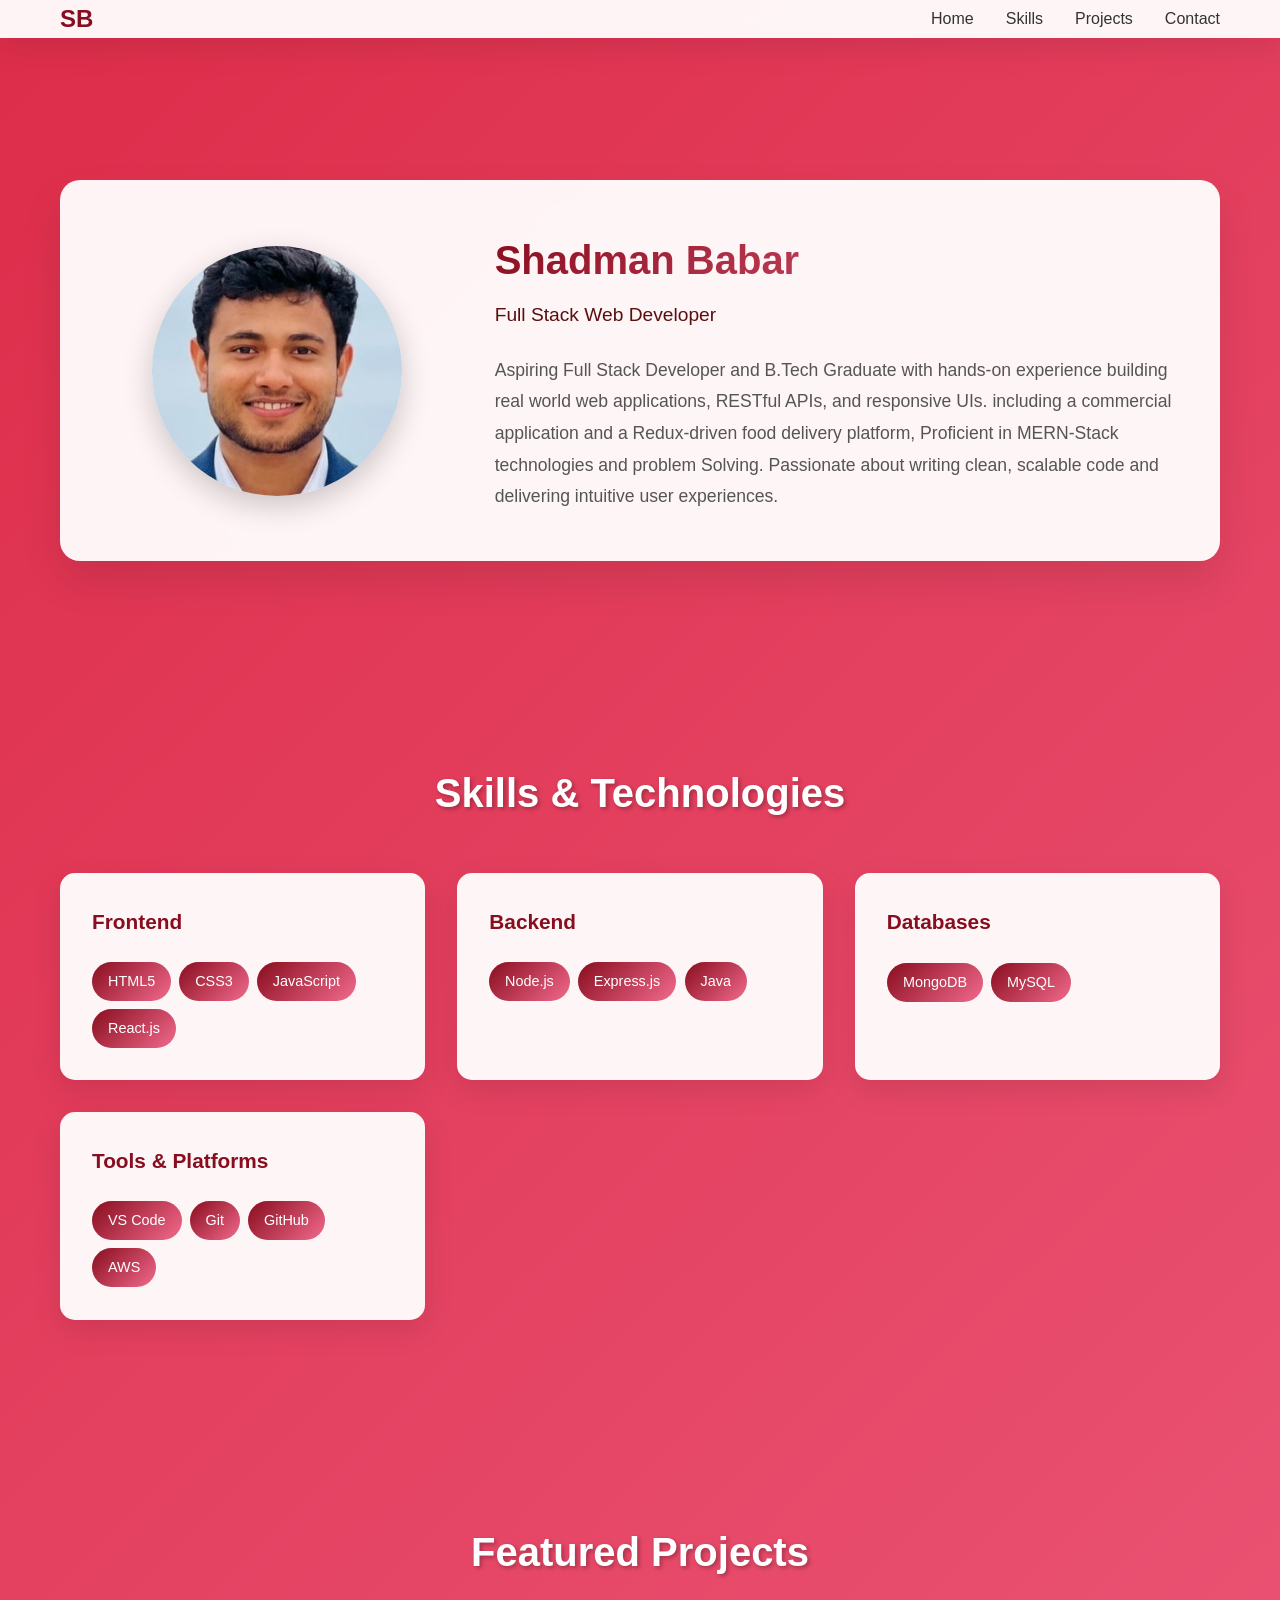
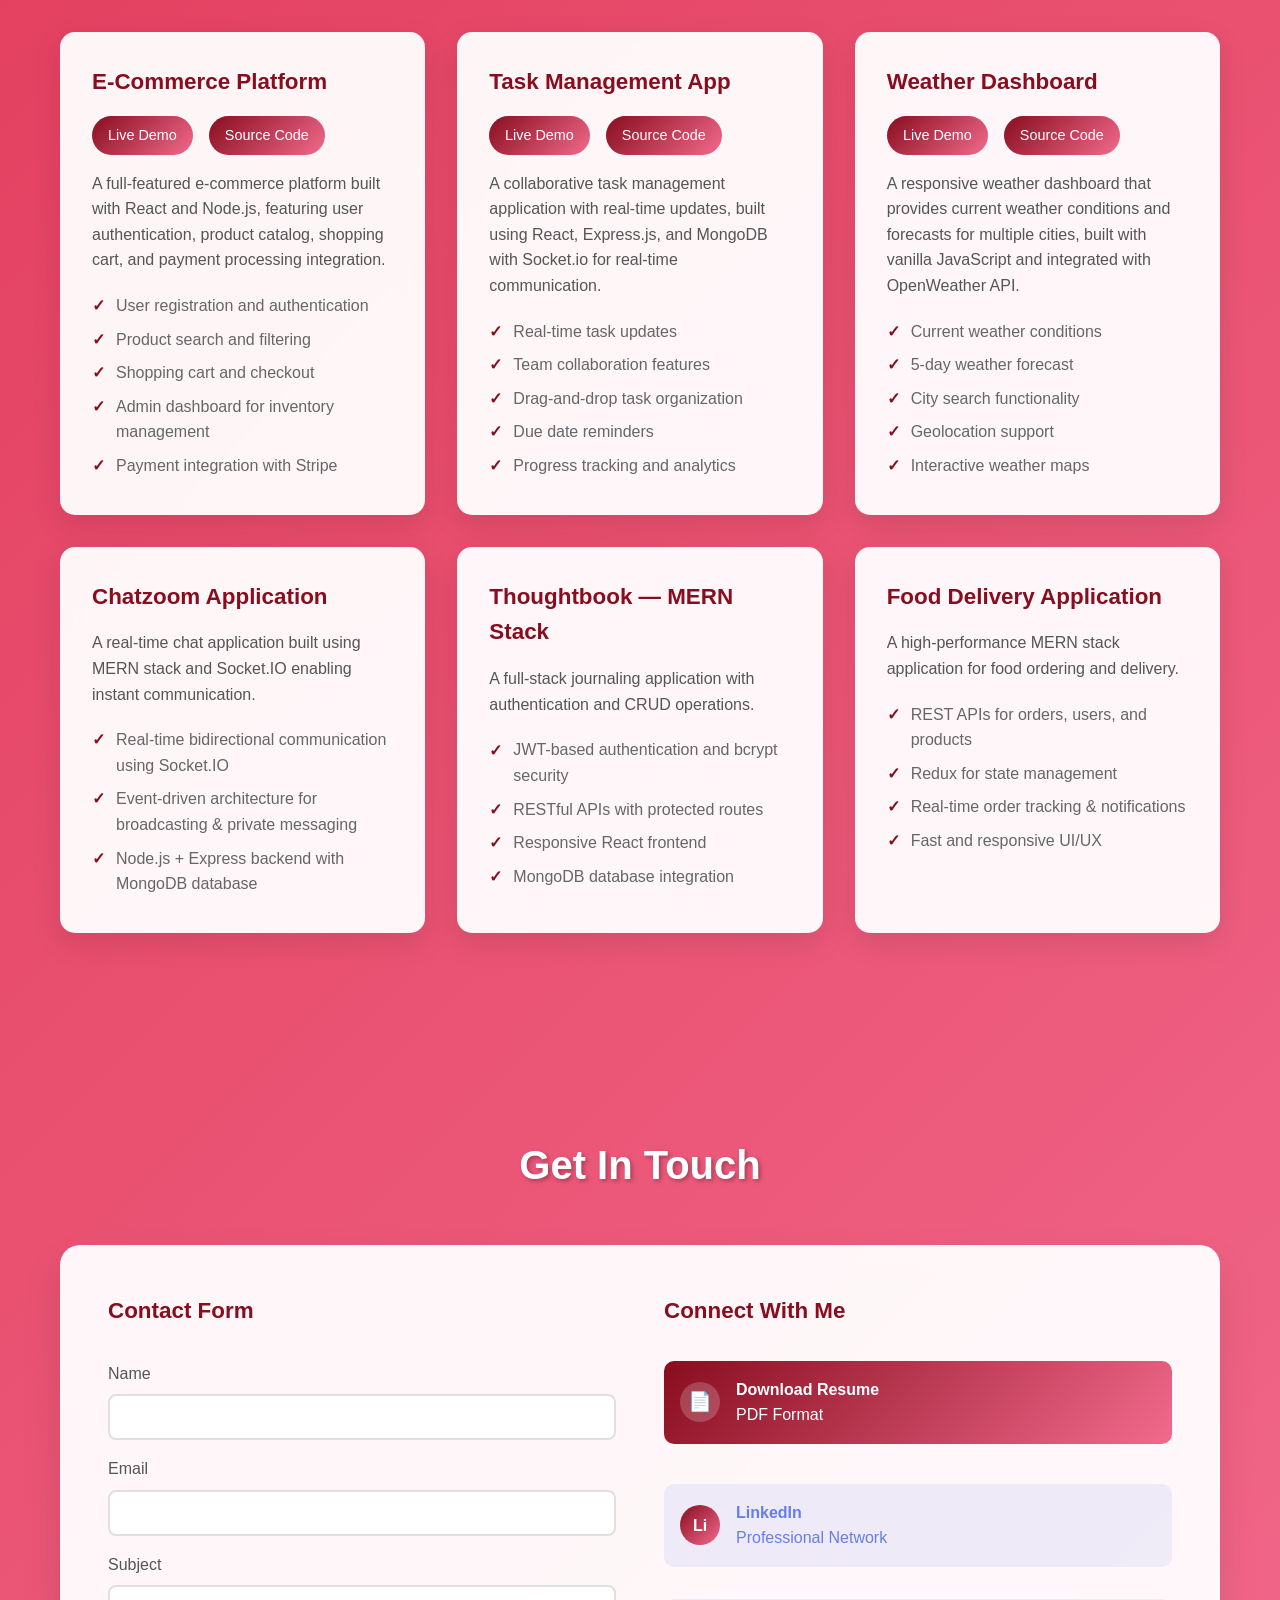
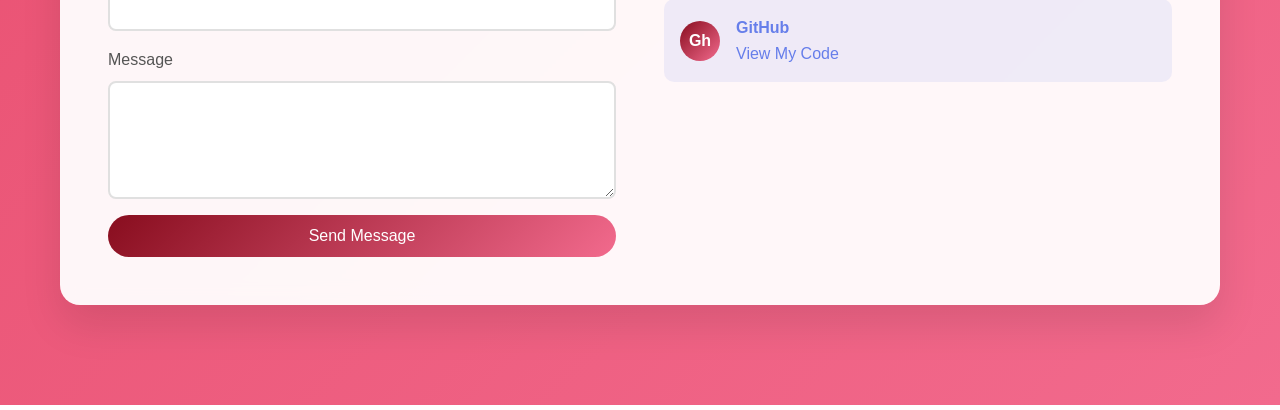
<file: index.html>
<!DOCTYPE html>
<html lang="en">
<head>
    <meta charset="UTF-8">
    <meta name="viewport" content="width=device-width, initial-scale=1.0">
    <link rel="stylesheet" href="style.css">
    <title>Shadman Babar - Full Stack Developer</title>
</head>

<body>
    <header>
        <nav class="container">
            <div class="logo">SB</div>
            <ul class="nav-links">
                <li><a href="#intro">Home</a></li>
                <li><a href="#skills">Skills</a></li>
                <li><a href="#projects">Projects</a></li>
                <li><a href="#resume">Contact</a></li>
            </ul>
        </nav>
    </header>

    <!-- Section A: Introduction -->
    <section id="intro">
        <div class="container">
            <div class="intro-content">
                <div class="profile-photo">
                    <img src="Photo.jpeg" alt="Shadman Babar">
                </div>
                <div class="intro-text">
                    <h1>Shadman Babar</h1>
                    <p class="title">Full Stack Web Developer</p>
                    <p class="bio">
                        Aspiring Full Stack Developer and B.Tech Graduate with hands-on experience building real world web applications,
                        RESTful APIs, and responsive UIs. including a commercial application and a Redux-driven food delivery platform,
                        Proficient in MERN-Stack technologies and problem Solving. Passionate about writing clean, scalable code and delivering
                        intuitive user experiences.

                    </p>
                </div>
            </div>
        </div>
    </section>

    <!-- Section B: Skills -->
    <section id="skills">
        <div class="container">
            <h2 class="section-title">Skills & Technologies</h2>
            <div class="skills-grid">
                <div class="skill-category">
                    <h3>Frontend</h3>
                    <div class="skills-list">
                        <span class="skill-tag">HTML5</span>
                        <span class="skill-tag">CSS3</span>
                        <span class="skill-tag">JavaScript</span>
                        <span class="skill-tag">React.js</span>
                    </div>
                </div>
                <div class="skill-category">
                    <h3>Backend</h3>
                    <div class="skills-list">
                        <span class="skill-tag">Node.js</span>
                        <span class="skill-tag">Express.js</span>
                        <span class="skill-tag">Java</span>
                    </div>
                </div>
                <div class="skill-category">
                    <h3>Databases</h3>
                    <div class="skills-list">
                        <span class="skill-tag">MongoDB</span>
                        <span class="skill-tag">MySQL</span>
                    </div>
                </div>
                <div class="skill-category">
                    <h3>Tools & Platforms</h3>
                    <div class="skills-list">
                        <span class="skill-tag">VS Code</span>
                        <span class="skill-tag">Git</span>
                        <span class="skill-tag">GitHub</span>
                        <span class="skill-tag">AWS</span>
                    </div>
                </div>
            </div>
        </div>
    </section>

    <!-- Section C: Projects -->
    <section id="projects">
        <div class="container">
            <h2 class="section-title">Featured Projects</h2>
            <div class="projects-grid">
                <div class="project-card">
                    <h3>E-Commerce Platform</h3>
                    <div class="project-links">
                        <a href="#" class="project-link">Live Demo</a>
                        <a href="#" class="project-link">Source Code</a>
                    </div>
                    <p class="project-description">
                        A full-featured e-commerce platform built with React and Node.js, featuring user authentication,
                        product catalog, shopping cart, and payment processing integration.
                    </p>
                    <ul class="features-list">
                        <li>User registration and authentication</li>
                        <li>Product search and filtering</li>
                        <li>Shopping cart and checkout</li>
                        <li>Admin dashboard for inventory management</li>
                        <li>Payment integration with Stripe</li>
                    </ul>
                </div>

                <div class="project-card">
                    <h3>Task Management App</h3>
                    <div class="project-links">
                        <a href="#" class="project-link">Live Demo</a>
                        <a href="#" class="project-link">Source Code</a>
                    </div>
                    <p class="project-description">
                        A collaborative task management application with real-time updates, built using React, Express.js,
                        and MongoDB with Socket.io for real-time communication.
                    </p>
                    <ul class="features-list">
                        <li>Real-time task updates</li>
                        <li>Team collaboration features</li>
                        <li>Drag-and-drop task organization</li>
                        <li>Due date reminders</li>
                        <li>Progress tracking and analytics</li>
                    </ul>
                </div>

                <div class="project-card">
                    <h3>Weather Dashboard</h3>
                    <div class="project-links">
                        <a href="#" class="project-link">Live Demo</a>
                        <a href="#" class="project-link">Source Code</a>
                    </div>
                    <p class="project-description">
                        A responsive weather dashboard that provides current weather conditions and forecasts for multiple
                        cities, built with vanilla JavaScript and integrated with OpenWeather API.
                    </p>
                    <ul class="features-list">
                        <li>Current weather conditions</li>
                        <li>5-day weather forecast</li>
                        <li>City search functionality</li>
                        <li>Geolocation support</li>
                        <li>Interactive weather maps</li>
                    </ul>
                </div>
                <div class="project-card">
                    <h3>Chatzoom Application</h3>
                    <p class="project-description">
                     A real-time chat application built using MERN stack and Socket.IO enabling instant communication.
                    </p>
                    <ul class="features-list">
                     <li>Real-time bidirectional communication using Socket.IO</li>
                     <li>Event-driven architecture for broadcasting & private messaging</li>
                     <li>Node.js + Express backend with MongoDB database</li>
                    </ul>
                </div>

                <div class="project-card">
                    <h3>Thoughtbook — MERN Stack</h3>
                    <p class="project-description">
                         A full-stack journaling application with authentication and CRUD operations.
                    </p>
                    <ul class="features-list">
                     <li>JWT-based authentication and bcrypt security</li>
                     <li>RESTful APIs with protected routes</li>
                     <li>Responsive React frontend</li>
                     <li>MongoDB database integration</li>
                    </ul>
                </div>

                <div class="project-card">
                    <h3>Food Delivery Application</h3>
                    <p class="project-description">
                     A high-performance MERN stack application for food ordering and delivery.
                    </p>
                    <ul class="features-list">
                     <li>REST APIs for orders, users, and products</li>
                     <li>Redux for state management</li>
                     <li>Real-time order tracking & notifications</li>
                     <li>Fast and responsive UI/UX</li>
                    </ul>
                </div>
            </div>
        </div>
    </section>

    <!-- Section D: Resume/Contact -->
    <section id="resume">
        <div class="container">
            <h2 class="section-title">Get In Touch</h2>
            <div class="resume-content">
                <form class="contact-form">
                    <h3>Contact Form</h3>
                    <div class="form-group">
                        <label for="name">Name</label>
                        <input type="text" id="name" name="name" required>
                    </div>
                    <div class="form-group">
                        <label for="email">Email</label>
                        <input type="email" id="email" name="email" required>
                    </div>
                    <div class="form-group">
                        <label for="subject">Subject</label>
                        <input type="text" id="subject" name="subject" required>
                    </div>
                    <div class="form-group">
                        <label for="message">Message</label>
                        <textarea id="message" name="message" rows="5" required></textarea>
                    </div>
                    <button type="submit" class="submit-btn">Send Message</button>
                </form>

                <div class="social-links">
                    <h3>Connect With Me</h3>

                    <!-- PDF Resume Download Button -->
                    <a href="resume.pdf" class="download-resume-btn" download="Shadman_Babar_Resume.pdf">
                        <div class="download-icon">📄</div>
                        <div>
                            <strong>Download Resume</strong>
                            <p>PDF Format</p>
                        </div>
                    </a>

                    <a href="https://www.linkedin.com/in/shadman-babar-484bb630b/" class="social-link">
                        <div class="social-icon">Li</div>
                        <div>
                            <strong>LinkedIn</strong>
                            <p>Professional Network</p>
                        </div>
                    </a>
                    <a href="https://github.com/shadman1248" class="social-link">
                        <div class="social-icon">Gh</div>
                        <div>
                            <strong>GitHub</strong>
                            <p>View My Code</p>
                        </div>
                    </a>
                </div>
            </div>
        </div>
    </section>

    <script>
        // Form submission handler
        document.querySelector('.contact-form').addEventListener('submit', function(e) {
            e.preventDefault();
            alert('Thank you for your message! I\'ll get back to you soon.');
            this.reset();
        });

        // Smooth scrolling for navigation links
        document.querySelectorAll('a[href^="#"]').forEach(anchor => {
            anchor.addEventListener('click', function (e) {
                e.preventDefault();
                document.querySelector(this.getAttribute('href')).scrollIntoView({
                    behavior: 'smooth'
                });
            });
        });

        // Header background change on scroll
        window.addEventListener('scroll', function() {
            const header = document.querySelector('header');
            if (window.scrollY > 100) {
                header.style.background = 'rgba(255, 255, 255, 0.98)';
            } else {
                header.style.background = 'rgba(255, 255, 255, 0.95)';
            }
        });
    </script>
</body>
</html>
</file>
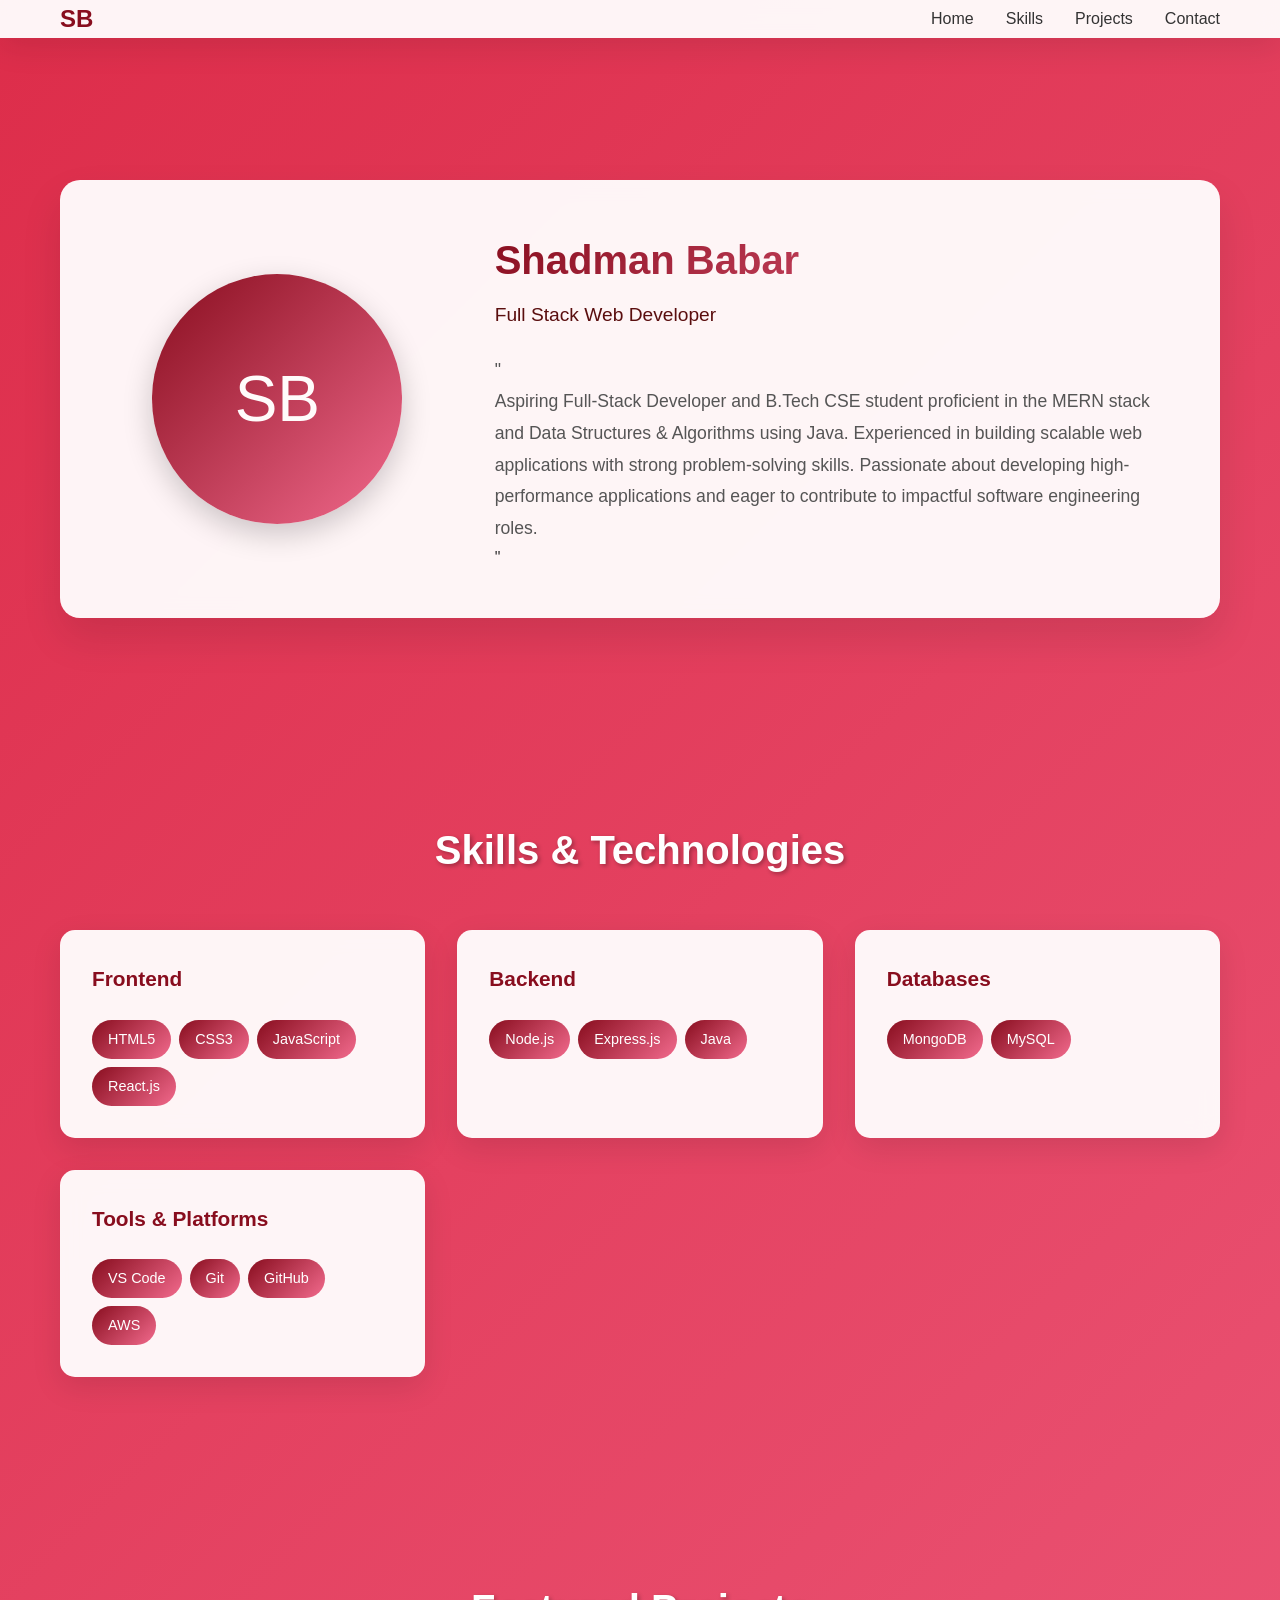
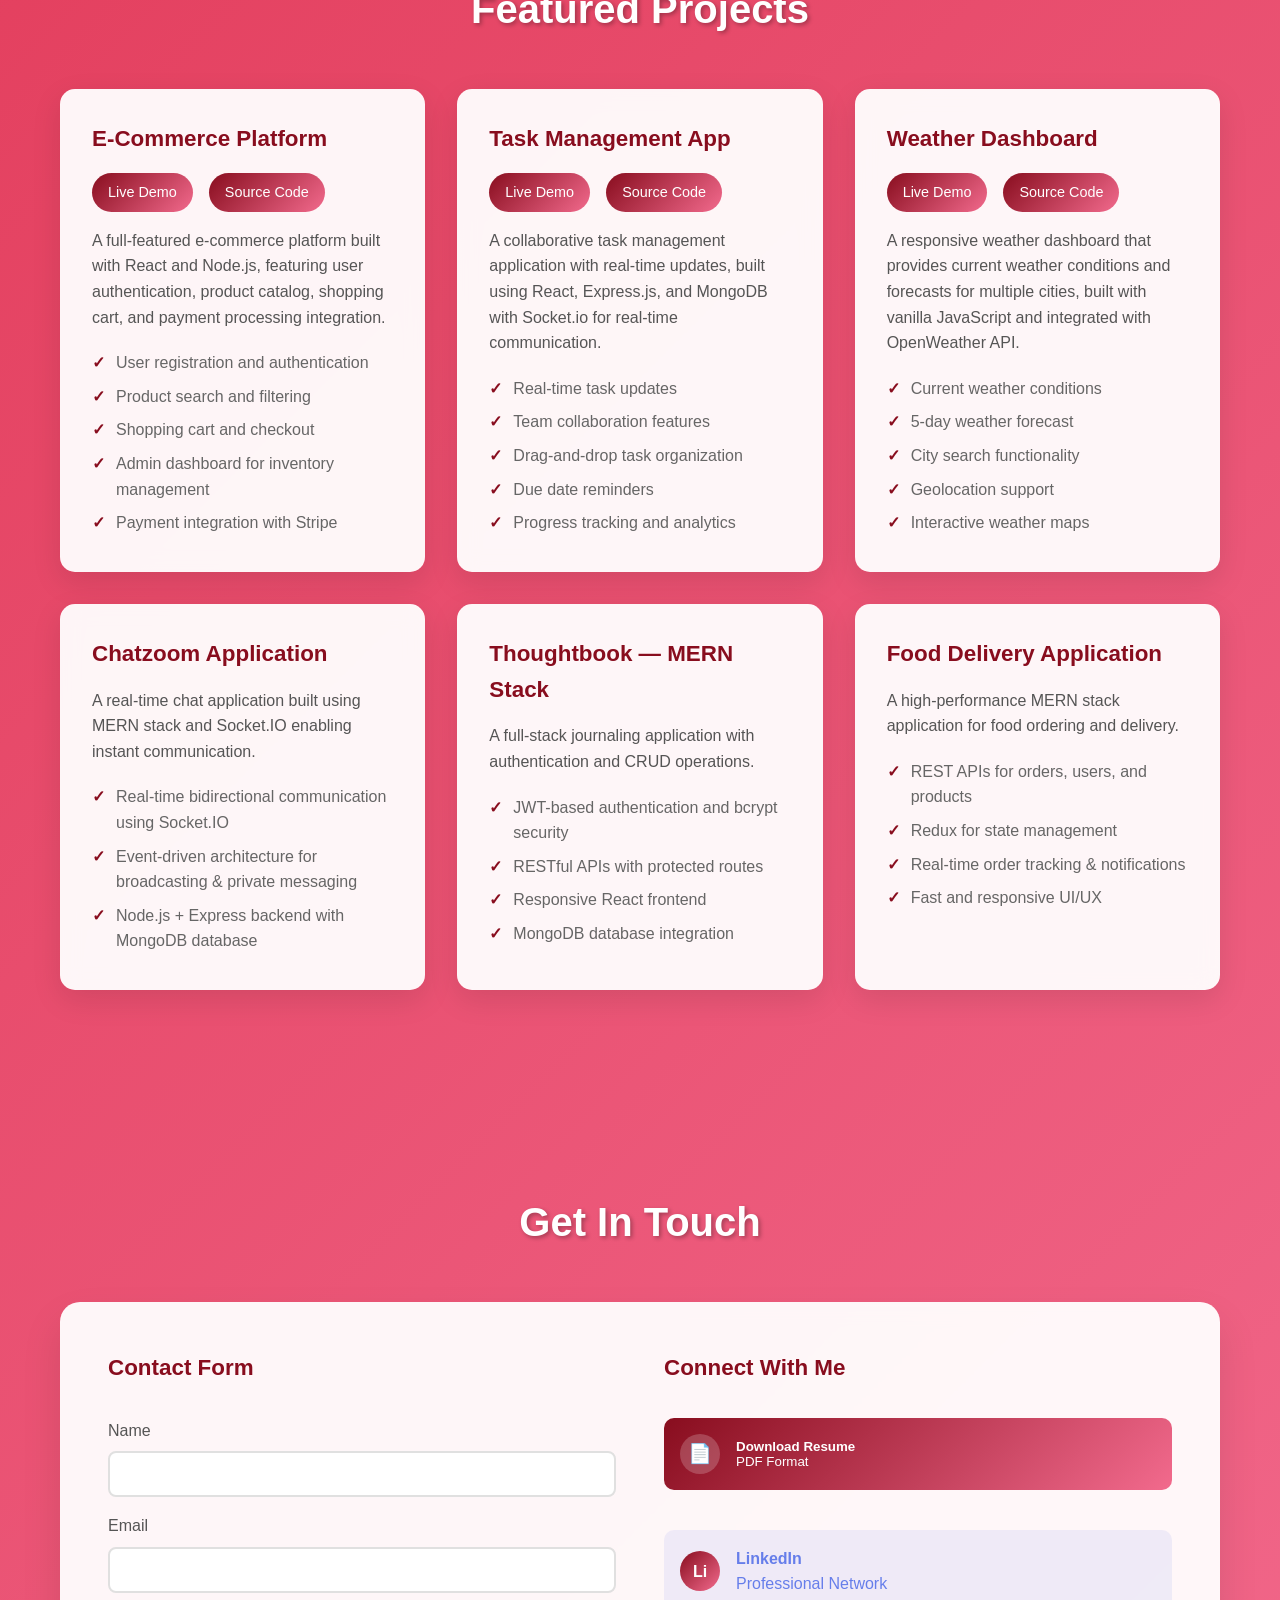
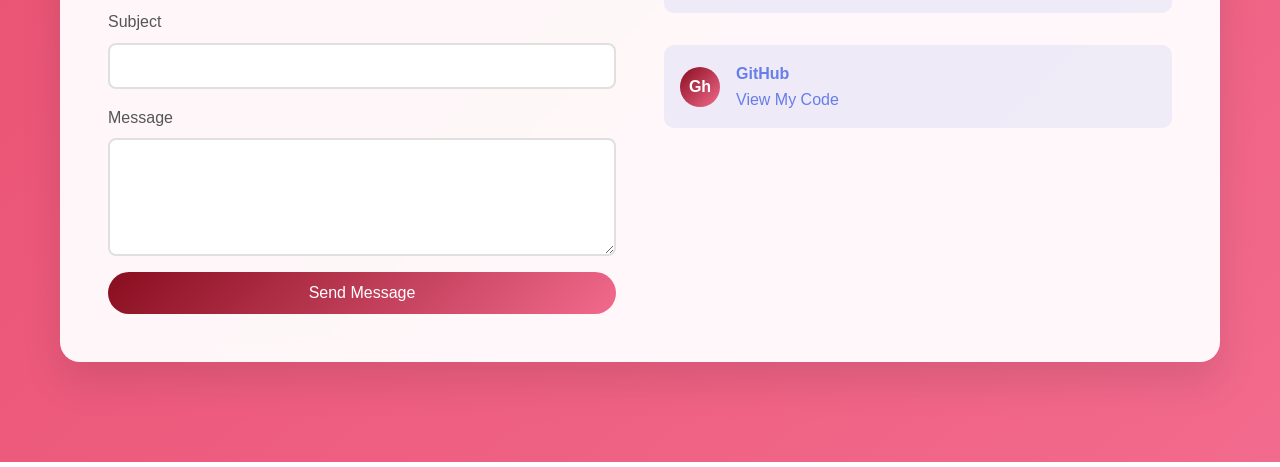
<file: portfolioShad.html>
<!DOCTYPE html>
<html lang="en">
<head>
    <meta charset="UTF-8">
    <meta name="viewport" content="width=device-width, initial-scale=1.0">
    <title>Shadman Babar - Full Stack Developer</title>

   


    <style>
                * {
            margin: 0;
            padding: 0;
            box-sizing: border-box;
        }

        body {
            font-family: 'Inter', -apple-system, BlinkMacSystemFont, sans-serif;
            line-height: 1.6;
            color: #333;
            background: linear-gradient(135deg, #DD2D4A 0%, #F26A8D 100%);
            min-height: 100vh;
        }

        .container {
            max-width: 1200px;
            margin: 0 auto;
            padding: 0 20px;
        }

        /* Header */
        header {
            background: rgba(255, 255, 255, 0.95);
            backdrop-filter: blur(10px);
            box-shadow: 0 8px 32px rgba(0, 0, 0, 0.1);
            position: fixed;
            top: 0;
            left: 0;
            right: 0;
            z-index: 1000;
            transition: all 0.3s ease;
        }

        nav {
            display: flex;
            justify-content: space-between;
            align-items: center;
            padding: 1rem 0;
        }

        .logo {
            font-size: 1.5rem;
            font-weight: bold;
            color: #880D1E;
        }

        .nav-links {
            display: flex;
            list-style: none;
            gap: 2rem;
        }

        .nav-links a {
            text-decoration: none;
            color: #333;
            font-weight: 500;
            transition: color 0.3s ease;
            position: relative;
        }

        .nav-links a:hover {
            color: #880D1E;
        }

        .nav-links a::after {
            content: '';
            position: absolute;
            width: 0;
            height: 2px;
            bottom: -5px;
            left: 0;
            background-color: #880D1E;
            transition: width 0.3s ease;
        }

        .nav-links a:hover::after {
            width: 100%;
        }

        /* Sections */
        section {
            padding: 100px 0;
            margin-top: 0;
        }

        section:first-of-type {
            margin-top: 80px;
        }

        .section-title {
            text-align: center;
            font-size: 2.5rem;
            margin-bottom: 3rem;
            color: white;
            text-shadow: 2px 2px 4px rgba(0, 0, 0, 0.3);
        }

        /* Introduction Section */
        .intro-content {
            background: rgba(255, 255, 255, 0.95);
            backdrop-filter: blur(10px);
            border-radius: 20px;
            padding: 3rem;
            box-shadow: 0 20px 40px rgba(0, 0, 0, 0.1);
            display: grid;
            grid-template-columns: 1fr 2fr;
            gap: 3rem;
            align-items: center;
        }

        .profile-photo {
            width: 250px;
            height: 250px;
            border-radius: 50%;
            background: linear-gradient(135deg, #880D1E, #F26A8D);
            display: flex;
            align-items: center;
            justify-content: center;
            font-size: 4rem;
            color: rgb(255, 251, 251);
            margin: 0 auto;
            box-shadow: 0 10px 30px rgba(0, 0, 0, 0.2);
        }

        .intro-text h1 {
            font-size: 2.5rem;
            margin-bottom: 0.5rem;
            background: linear-gradient(135deg, #880D1E, #F26A8D );
            -webkit-background-clip: text;
            -webkit-text-fill-color: transparent;
            background-clip: text;
        }

        .intro-text .title {
            font-size: 1.2rem;
            color: #5a0e0e;
            margin-bottom: 1.5rem;
        }

        .bio {
            font-size: 1.1rem;
            line-height: 1.8;
            color: #555;
        }

        /* Skills Section */
        .skills-grid {
            display: grid;
            grid-template-columns: repeat(auto-fit, minmax(300px, 1fr));
            gap: 2rem;
            margin-top: 2rem;
        }

        .skill-category {
            background: rgba(255, 255, 255, 0.95);
            backdrop-filter: blur(10px);
            border-radius: 15px;
            padding: 2rem;
            box-shadow: 0 10px 30px rgba(0, 0, 0, 0.1);
            transition: transform 0.3s ease;
        }

        .skill-category:hover {
            transform: translateY(-5px);
        }

        .skill-category h3 {
            color: #880D1E;
            margin-bottom: 1.5rem;
            font-size: 1.3rem;
        }

        .skills-list {
            display: flex;
            flex-wrap: wrap;
            gap: 0.5rem;
        }

        .skill-tag {
            background: linear-gradient(135deg, #880D1E, #F26A8D);
            color: white;
            padding: 0.5rem 1rem;
            border-radius: 25px;
            font-size: 0.9rem;
            font-weight: 500;
        }

        /* Projects Section */
        .projects-grid {
            display: grid;
            grid-template-columns: repeat(auto-fit, minmax(350px, 1fr));
            gap: 2rem;
            margin-top: 2rem;
        }

        .project-card {
            background: rgba(255, 255, 255, 0.95);
            backdrop-filter: blur(10px);
            border-radius: 15px;
            padding: 2rem;
            box-shadow: 0 10px 30px rgba(0, 0, 0, 0.1);
            transition: transform 0.3s ease;
        }

        .project-card:hover {
            transform: translateY(-5px);
        }

        .project-card h3 {
            color: #880D1E;
            margin-bottom: 1rem;
            font-size: 1.4rem;
        }

        .project-links {
            display: flex;
            gap: 1rem;
            margin: 1rem 0;
        }

        .project-link {
            background: linear-gradient(135deg, #880D1E, #F26A8D);
            color: white;
            padding: 0.5rem 1rem;
            border-radius: 25px;
            text-decoration: none;
            font-size: 0.9rem;
            transition: opacity 0.3s ease;
        }

        .project-link:hover {
            opacity: 0.8;
        }

        .project-description {
            color: #555;
            margin-bottom: 1rem;
            line-height: 1.6;
        }

        .features-list {
            list-style: none;
            color: #666;
        }

        .features-list li {
            padding: 0.25rem 0;
            position: relative;
            padding-left: 1.5rem;
        }

        .features-list li::before {
            content: '✓';
            position: absolute;
            left: 0;
            color: #880D1E;
            font-weight: bold;
        }

        /* Resume Section */
        .resume-content {
            background: rgba(255, 255, 255, 0.95);
            backdrop-filter: blur(10px);
            border-radius: 20px;
            padding: 3rem;
            box-shadow: 0 20px 40px rgba(0, 0, 0, 0.1);
            display: grid;
            grid-template-columns: 1fr 1fr;
            gap: 3rem;
        }

        .contact-form {
            display: flex;
            flex-direction: column;
            gap: 1rem;
        }

        .contact-form h3 {
            color: #880D1E;
            margin-bottom: 1rem;
            font-size: 1.4rem;
        }

        .form-group {
            display: flex;
            flex-direction: column;
        }

        .form-group label {
            margin-bottom: 0.5rem;
            color: #555;
            font-weight: 500;
        }

        .form-group input,
        .form-group textarea {
            padding: 0.75rem;
            border: 2px solid #e0e0e0;
            border-radius: 8px;
            font-size: 1rem;
            transition: border-color 0.3s ease;
        }

        .form-group input:focus,
        .form-group textarea:focus {
            outline: none;
            border-color: #880D1E;
        }

        .submit-btn {
            background: linear-gradient(135deg, #880D1E, #F26A8D);
            color: white;
            padding: 0.75rem 2rem;
            border: none;
            border-radius: 25px;
            font-size: 1rem;
            cursor: pointer;
            transition: opacity 0.3s ease;
        }

        .submit-btn:hover {
            opacity: 0.9;
        }

        .social-links {
            display: flex;
            flex-direction: column;
            gap: 2rem;
        }

        .social-links h3 {
            color: #880D1E;
            font-size: 1.4rem;
        }

        .social-link {
            display: flex;
            align-items: center;
            gap: 1rem;
            background: rgba(102, 126, 234, 0.1);
            padding: 1rem;
            border-radius: 10px;
            text-decoration: none;
            color: #667eea;
            transition: background 0.3s ease;
        }

        .social-link:hover {
            background: rgba(102, 126, 234, 0.2);
        }

        .download-resume-btn {
            display: flex;
            align-items: center;
            gap: 1rem;
            background: linear-gradient(135deg, #880D1E, #F26A8D);
            padding: 1rem;
            border-radius: 10px;
            border: none;
            color: white;
            cursor: pointer;
            width: 100%;
            text-align: left;
            transition: opacity 0.3s ease, transform 0.3s ease;
            margin-bottom: 0.5rem;
        }

        .download-resume-btn:hover {
            opacity: 0.9;
            transform: translateY(-2px);
        }

        .download-icon {
            width: 40px;
            height: 40px;
            background: rgba(255, 255, 255, 0.2);
            border-radius: 50%;
            display: flex;
            align-items: center;
            justify-content: center;
            font-size: 1.2rem;
        }

        .social-icon {
            width: 40px;
            height: 40px;
            background: linear-gradient(135deg, #880D1E, #F26A8D);
            border-radius: 50%;
            display: flex;
            align-items: center;
            justify-content: center;
            color: white;
            font-weight: bold;
        }

        /* Responsive Design */
        @media (max-width: 768px) {
            .nav-links {
                display: none;
            }

            .intro-content {
                grid-template-columns: 1fr;
                text-align: center;
            }

            .resume-content {
                grid-template-columns: 1fr;
            }

            .section-title {
                font-size: 2rem;
            }

            .intro-text h1 {
                font-size: 2rem;
            }
        }

        /* Smooth scrolling */
        html {
            scroll-behavior: smooth;
        }
    </style>
</head>

<body>
    <header>
        <nav class="container">
            <div class="logo">SB</div>
            <ul class="nav-links">
                <li><a href="#intro">Home</a></li>
                <li><a href="#skills">Skills</a></li>
                <li><a href="#projects">Projects</a></li>
                <li><a href="#resume">Contact</a></li>
            </ul>
        </nav>
    </header>

    <!-- Section A: Introduction -->
    <section id="intro">
        <div class="container">
            <div class="intro-content">
                <div class="profile-photo">
                    SB
                </div>
                <div class="intro-text">
                    <h1>Shadman Babar</h1>
                    <p class="title">Full Stack Web Developer</p>
                    <p class="bio">
                        "<p class="bio">
Aspiring Full-Stack Developer and B.Tech CSE student proficient in the MERN stack and Data Structures & Algorithms using Java. 
Experienced in building scalable web applications with strong problem-solving skills. 
Passionate about developing high-performance applications and eager to contribute to impactful software engineering roles.
</p>"
                    </p>
                </div>
            </div>
        </div>
    </section>

    <!-- Section B: Skills -->
    <section id="skills">
        <div class="container">
            <h2 class="section-title">Skills & Technologies</h2>
            <div class="skills-grid">
                <div class="skill-category">
                    <h3>Frontend</h3>
                    <div class="skills-list">
                        <span class="skill-tag">HTML5</span>
                        <span class="skill-tag">CSS3</span>
                        <span class="skill-tag">JavaScript</span>
                        <span class="skill-tag">React.js</span>
                    </div>
                </div>
                <div class="skill-category">
                    <h3>Backend</h3>
                    <div class="skills-list">
                        <span class="skill-tag">Node.js</span>
                        <span class="skill-tag">Express.js</span>
                        <span class="skill-tag">Java</span>
                    </div>
                </div>
                <div class="skill-category">
                    <h3>Databases</h3>
                    <div class="skills-list">
                        <span class="skill-tag">MongoDB</span>
                        <span class="skill-tag">MySQL</span>
                    </div>
                </div>
                <div class="skill-category">
                    <h3>Tools & Platforms</h3>
                    <div class="skills-list">
                        <span class="skill-tag">VS Code</span>
                        <span class="skill-tag">Git</span>
                        <span class="skill-tag">GitHub</span>
                        <span class="skill-tag">AWS</span>
                    </div>
                </div>
            </div>
        </div>
    </section>

    <!-- Section C: Projects -->
    <section id="projects">
        <div class="container">
            <h2 class="section-title">Featured Projects</h2>
            <div class="projects-grid">
                <div class="project-card">
                    <h3>E-Commerce Platform</h3>
                    <div class="project-links">
                        <a href="#" class="project-link">Live Demo</a>
                        <a href="#" class="project-link">Source Code</a>
                    </div>
                    <p class="project-description">
                        A full-featured e-commerce platform built with React and Node.js, featuring user authentication, 
                        product catalog, shopping cart, and payment processing integration.
                    </p>
                    <ul class="features-list">
                        <li>User registration and authentication</li>
                        <li>Product search and filtering</li>
                        <li>Shopping cart and checkout</li>
                        <li>Admin dashboard for inventory management</li>
                        <li>Payment integration with Stripe</li>
                    </ul>
                </div>

                <div class="project-card">
                    <h3>Task Management App</h3>
                    <div class="project-links">
                        <a href="#" class="project-link">Live Demo</a>
                        <a href="#" class="project-link">Source Code</a>
                    </div>
                    <p class="project-description">
                        A collaborative task management application with real-time updates, built using React, Express.js, 
                        and MongoDB with Socket.io for real-time communication.
                    </p>
                    <ul class="features-list">
                        <li>Real-time task updates</li>
                        <li>Team collaboration features</li>
                        <li>Drag-and-drop task organization</li>
                        <li>Due date reminders</li>
                        <li>Progress tracking and analytics</li>
                    </ul>
                </div>

                <div class="project-card">
                    <h3>Weather Dashboard</h3>
                    <div class="project-links">
                        <a href="#" class="project-link">Live Demo</a>
                        <a href="#" class="project-link">Source Code</a>
                    </div>
                    <p class="project-description">
                        A responsive weather dashboard that provides current weather conditions and forecasts for multiple 
                        cities, built with vanilla JavaScript and integrated with OpenWeather API.
                    </p>
                    <ul class="features-list">
                        <li>Current weather conditions</li>
                        <li>5-day weather forecast</li>
                        <li>City search functionality</li>
                        <li>Geolocation support</li>
                        <li>Interactive weather maps</li>
                    </ul>
                </div>
                <div class="project-card">
                    <h3>Chatzoom Application</h3>
                    <p class="project-description">
                     A real-time chat application built using MERN stack and Socket.IO enabling instant communication.
                    </p>
                    <ul class="features-list">
                     <li>Real-time bidirectional communication using Socket.IO</li>
                     <li>Event-driven architecture for broadcasting & private messaging</li>
                     <li>Node.js + Express backend with MongoDB database</li>
                    </ul>
                </div>

                <div class="project-card">
                    <h3>Thoughtbook — MERN Stack</h3>
                    <p class="project-description">
                         A full-stack journaling application with authentication and CRUD operations.
                    </p>
                    <ul class="features-list">
                     <li>JWT-based authentication and bcrypt security</li>
                     <li>RESTful APIs with protected routes</li>
                     <li>Responsive React frontend</li>
                     <li>MongoDB database integration</li>
                    </ul>
                </div>



                <div class="project-card">
                    <h3>Food Delivery Application</h3>
                    <p class="project-description">
                     A high-performance MERN stack application for food ordering and delivery.
                    </p>
                    <ul class="features-list">
                     <li>REST APIs for orders, users, and products</li>
                     <li>Redux for state management</li>
                     <li>Real-time order tracking & notifications</li>
                     <li>Fast and responsive UI/UX</li>
                    </ul>
                </div>


            </div>
        </div>
    </section>

    <!-- Section D: Resume/Contact -->
    <section id="resume">
        <div class="container">
            <h2 class="section-title">Get In Touch</h2>
            <div class="resume-content">
                <form class="contact-form">
                    <h3>Contact Form</h3>
                    <div class="form-group">
                        <label for="name">Name</label>
                        <input type="text" id="name" name="name" required>
                    </div>
                    <div class="form-group">
                        <label for="email">Email</label>
                        <input type="email" id="email" name="email" required>
                    </div>
                    <div class="form-group">
                        <label for="subject">Subject</label>
                        <input type="text" id="subject" name="subject" required>
                    </div>
                    <div class="form-group">
                        <label for="message">Message</label>
                        <textarea id="message" name="message" rows="5" required></textarea>
                    </div>
                    <button type="submit" class="submit-btn">Send Message</button>
                </form>

                <div class="social-links">
                    <h3>Connect With Me</h3>
                    
                    <!-- PDF Resume Download Button -->
                    <button class="download-resume-btn" onclick="downloadResume()">
                        <div class="download-icon">📄</div>
                        <div>
                            <strong>Download Resume</strong>
                            <p>PDF Format</p>
                        </div>
                    </button>
                    
                    <a href="https://www.linkedin.com/in/shadman-babar-484bb630b/" class="social-link">
                        <div class="social-icon">Li</div>
                        <div>
                            <strong>LinkedIn</strong>
                            <p>Professional Network</p>
                        </div>
                    </a>
                    <a href="https://github.com/johndeveloper" class="social-link">
                        <div class="social-icon">Gh</div>
                        <div>
                            <strong>GitHub</strong>
                            <p>View My Code</p>
                        </div>
                    </a>
                </div>
            </div>
        </div>
    </section>

    <script>
        // Form submission handler
        document.querySelector('.contact-form').addEventListener('submit', function(e) {
            e.preventDefault();
            alert('Thank you for your message! I\'ll get back to you soon.');
            this.reset();
        });

        // Resume download function
        function downloadResume() {
            // Create a simple PDF-like content
            const resumeContent = `
SHADMAN BABAR (Full Stack Web Developer)

#PROFESSIONAL SUMMARY
Aspiring Full-Stack Developer and B.Tech CSE student proficient in the MERN stack and DSA with Java, with a track record of building scalable
web applications. Adept at solving complex algorithmic challenges and eager to apply technical rigor to high-impact software engineering roles

#CONTACT INFORMATION :
Mob.no. - +916201559145
Email: shadman.1248@gmail.com        
LinkedIn: https://www.linkedin.com/in/shadman-babar-484bb630b/
GitHub: https://github.com/shadman1248


#INTERNSHIP/EXPERIENCE :
1.Java Developer Inter | hackved pvt. limited, Delhi (JUL 2025 — AUG 2025)
• Worked on core Java concepts including OOP, exception handling, file I/O, and modular programming.
• Developed Java-based mini projects through structured hands-on training and assignments.
• Improved debugging and problem-solving skills using test-driven development practices.
2.Web Developer Intern | Database cloud Education Development, Bhopal (FEB 2024-MARCH 2024)
• Developed small-scale web applications using HTML, CSS, and JavaScript
• Implemented DOM manipulation, event handling, and asynchronous programming
• Strengthened frontend debugging techniques and browser-based scripting skills.



#PROJECTS :
Project 1:Chatzoom Application|MERN stack, websocket.io (Jan 2026 - march 2026)
• Built a real-time chat application enabling instant bidirectional communication using Socket.IO
• Implemented event-driven architecture supporting broadcasting and private messaging.
• Integrated Node.js and Express backend with MongoDB for persistent data storage.

Project 2:Thoughtbook — MERN Stack (Sept 2025 - Nov 2025)
• Built a full-stack journaling app with secure user authentication (JWT, bcrypt) and full CRUD functionality.
• Built RESTful APIs and a responsive React frontend with protected routes.
• Used MongoDB for structured data storage and ensured smooth client-server integration.

Project 3: Food Delivery Application (Feb 2025 - April 2025)
• Built a responsive MERN application with a focus on high-speed performance and intuitive UX.
• Developed REST APIs in Node.js for efficient management of orders, users, and food catalogs.
• Leveraged Redux for robust state management and seamless data flow across the application.
• Implemented Real-Time Updates to provide live order tracking and instant user notifications.

Project 4:Portfolio Website HTML5, CSS3, JavaScript (Aug 2024 - Oct 2024)
• Built a fully responsive personal portfolio using semantic HTML5, modern CSS (Flexbox and Grid), and vanilla JavaScript
• Focused on performance, accessibility (WCAG), and cross-device compatibility.
• Added dynamic features like smooth scrolling and interactive UI elements

#SKILLS :
Core Programming : Data Structures Algorithms (Java), OOPs, REST APIs, Debugging
Frontend: HTML5, CSS3, JavaScript (ES6+),React.js, Bootstrap, Tailwind CSS
Backend: Node.js, Express.js, MongoDB, Mongoose
Databases: MongoDB, MySQL
Tools and Libraries: MongoDB Compass, Mongoose, Visual Studio Code, Git, GitHub, Postman (API testing),Docker,AWS 


#EDUCATION
    Bachelor of Engineering (Computer Science) :    (2023-26)
    Truba Institute Of Engineering And Information Technology, Bhopal
    CGPA: 8.13/10
            `;

            // Create a blob with the resume content
            const blob = new Blob([resumeContent], { type: 'text/plain' });
            const url = window.URL.createObjectURL(blob);
            
            // Create a temporary download link
            const a = document.createElement('a');
            a.href = url;
            a.download = 'Shadman_Babar_Resume.txt';
            document.body.appendChild(a);
            a.click();
            
            // Clean up
            window.URL.revokeObjectURL(url);
            document.body.removeChild(a);
            
            // Show success message
            alert('Resume downloaded successfully!');
        }

        // Smooth scrolling for navigation links
        document.querySelectorAll('a[href^="#"]').forEach(anchor => {
            anchor.addEventListener('click', function (e) {
                e.preventDefault();
                document.querySelector(this.getAttribute('href')).scrollIntoView({
                    behavior: 'smooth'
                });
            });
        });

        // Header background change on scroll
        window.addEventListener('scroll', function() {
            const header = document.querySelector('header');
            if (window.scrollY > 100) {
                header.style.background = 'rgba(255, 255, 255, 0.98)';
            } else {
                header.style.background = 'rgba(255, 255, 255, 0.95)';
            }
        });
    </script>
</body>
</html>
</file>
<file: style.css>
* {
            margin: 0;
            padding: 0;
            box-sizing: border-box;
        }

        body {
            font-family: 'Inter', -apple-system, BlinkMacSystemFont, sans-serif;
            line-height: 1.6;
            color: #333;
            background: linear-gradient(135deg, #DD2D4A 0%, #F26A8D 100%);
            min-height: 100vh;
        }

        .container {
            max-width: 1200px;
            margin: 0 auto;
            padding: 0 20px;
        }

        /* Header */
        header {
            background: rgba(255, 255, 255, 0.95);
            backdrop-filter: blur(10px);
            box-shadow: 0 8px 32px rgba(0, 0, 0, 0.1);
            position: fixed;
            top: 0;
            left: 0;
            right: 0;
            z-index: 1000;
            transition: all 0.3s ease;
        }

        nav {
            display: flex;
            justify-content: space-between;
            align-items: center;
            padding: 1rem 0;
        }

        .logo {
            font-size: 1.5rem;
            font-weight: bold;
            color: #880D1E;
        }

        .nav-links {
            display: flex;
            list-style: none;
            gap: 2rem;
        }

        .nav-links a {
            text-decoration: none;
            color: #333;
            font-weight: 500;
            transition: color 0.3s ease;
            position: relative;
        }

        .nav-links a:hover {
            color: #880D1E;
        }

        .nav-links a::after {
            content: '';
            position: absolute;
            width: 0;
            height: 2px;
            bottom: -5px;
            left: 0;
            background-color: #880D1E;
            transition: width 0.3s ease;
        }

        .nav-links a:hover::after {
            width: 100%;
        }

        /* Sections */
        section {
            padding: 100px 0;
            margin-top: 0;
        }

        section:first-of-type {
            margin-top: 80px;
        }

        .section-title {
            text-align: center;
            font-size: 2.5rem;
            margin-bottom: 3rem;
            color: white;
            text-shadow: 2px 2px 4px rgba(0, 0, 0, 0.3);
        }

        /* Introduction Section */
        .intro-content {
            background: rgba(255, 255, 255, 0.95);
            backdrop-filter: blur(10px);
            border-radius: 20px;
            padding: 3rem;
            box-shadow: 0 20px 40px rgba(0, 0, 0, 0.1);
            display: grid;
            grid-template-columns: 1fr 2fr;
            gap: 3rem;
            align-items: center;
        }

        .profile-photo {
            width: 250px;
            height: 250px;
            border-radius: 50%;
            overflow: hidden;
            display: flex;
            align-items: center;
            justify-content: center;
            margin: 0 auto;
            box-shadow: 0 10px 30px rgba(0, 0, 0, 0.2);
        }

        .profile-photo img {
            width: 100%;
            height: 100%;
            object-fit: cover;
            display: block;
        }

        .intro-text h1 {
            font-size: 2.5rem;
            margin-bottom: 0.5rem;
            background: linear-gradient(135deg, #880D1E, #F26A8D );
            -webkit-background-clip: text;
            -webkit-text-fill-color: transparent;
            background-clip: text;
        }

        .intro-text .title {
            font-size: 1.2rem;
            color: #5a0e0e;
            margin-bottom: 1.5rem;
        }

        .bio {
            font-size: 1.1rem;
            line-height: 1.8;
            color: #555;
        }

        /* Skills Section */
        .skills-grid {
            display: grid;
            grid-template-columns: repeat(auto-fit, minmax(300px, 1fr));
            gap: 2rem;
            margin-top: 2rem;
        }

        .skill-category {
            background: rgba(255, 255, 255, 0.95);
            backdrop-filter: blur(10px);
            border-radius: 15px;
            padding: 2rem;
            box-shadow: 0 10px 30px rgba(0, 0, 0, 0.1);
            transition: transform 0.3s ease;
        }

        .skill-category:hover {
            transform: translateY(-5px);
        }

        .skill-category h3 {
            color: #880D1E;
            margin-bottom: 1.5rem;
            font-size: 1.3rem;
        }

        .skills-list {
            display: flex;
            flex-wrap: wrap;
            gap: 0.5rem;
        }

        .skill-tag {
            background: linear-gradient(135deg, #880D1E, #F26A8D);
            color: white;
            padding: 0.5rem 1rem;
            border-radius: 25px;
            font-size: 0.9rem;
            font-weight: 500;
        }

        /* Projects Section */
        .projects-grid {
            display: grid;
            grid-template-columns: repeat(auto-fit, minmax(350px, 1fr));
            gap: 2rem;
            margin-top: 2rem;
        }

        .project-card {
            background: rgba(255, 255, 255, 0.95);
            backdrop-filter: blur(10px);
            border-radius: 15px;
            padding: 2rem;
            box-shadow: 0 10px 30px rgba(0, 0, 0, 0.1);
            transition: transform 0.3s ease;
        }

        .project-card:hover {
            transform: translateY(-5px);
        }

        .project-card h3 {
            color: #880D1E;
            margin-bottom: 1rem;
            font-size: 1.4rem;
        }

        .project-links {
            display: flex;
            gap: 1rem;
            margin: 1rem 0;
        }

        .project-link {
            background: linear-gradient(135deg, #880D1E, #F26A8D);
            color: white;
            padding: 0.5rem 1rem;
            border-radius: 25px;
            text-decoration: none;
            font-size: 0.9rem;
            transition: opacity 0.3s ease;
        }

        .project-link:hover {
            opacity: 0.8;
        }

        .project-description {
            color: #555;
            margin-bottom: 1rem;
            line-height: 1.6;
        }

        .features-list {
            list-style: none;
            color: #666;
        }

        .features-list li {
            padding: 0.25rem 0;
            position: relative;
            padding-left: 1.5rem;
        }

        .features-list li::before {
            content: '✓';
            position: absolute;
            left: 0;
            color: #880D1E;
            font-weight: bold;
        }

        /* Resume Section */
        .resume-content {
            background: rgba(255, 255, 255, 0.95);
            backdrop-filter: blur(10px);
            border-radius: 20px;
            padding: 3rem;
            box-shadow: 0 20px 40px rgba(0, 0, 0, 0.1);
            display: grid;
            grid-template-columns: 1fr 1fr;
            gap: 3rem;
        }

        .contact-form {
            display: flex;
            flex-direction: column;
            gap: 1rem;
        }

        .contact-form h3 {
            color: #880D1E;
            margin-bottom: 1rem;
            font-size: 1.4rem;
        }

        .form-group {
            display: flex;
            flex-direction: column;
        }

        .form-group label {
            margin-bottom: 0.5rem;
            color: #555;
            font-weight: 500;
        }

        .form-group input,
        .form-group textarea {
            padding: 0.75rem;
            border: 2px solid #e0e0e0;
            border-radius: 8px;
            font-size: 1rem;
            transition: border-color 0.3s ease;
        }

        .form-group input:focus,
        .form-group textarea:focus {
            outline: none;
            border-color: #880D1E;
        }

        .submit-btn {
            background: linear-gradient(135deg, #880D1E, #F26A8D);
            color: white;
            padding: 0.75rem 2rem;
            border: none;
            border-radius: 25px;
            font-size: 1rem;
            cursor: pointer;
            transition: opacity 0.3s ease;
        }

        .submit-btn:hover {
            opacity: 0.9;
        }

        .social-links {
            display: flex;
            flex-direction: column;
            gap: 2rem;
        }

        .social-links h3 {
            color: #880D1E;
            font-size: 1.4rem;
        }

        .social-link {
            display: flex;
            align-items: center;
            gap: 1rem;
            background: rgba(102, 126, 234, 0.1);
            padding: 1rem;
            border-radius: 10px;
            text-decoration: none;
            color: #667eea;
            transition: background 0.3s ease;
        }

        .social-link:hover {
            background: rgba(102, 126, 234, 0.2);
        }

        .download-resume-btn {
            display: flex;
            align-items: center;
            gap: 1rem;
            background: linear-gradient(135deg, #880D1E, #F26A8D);
            padding: 1rem;
            border-radius: 10px;
            border: none;
            color: white;
            cursor: pointer;
            width: 100%;
            text-align: left;
            text-decoration: none;
            transition: opacity 0.3s ease, transform 0.3s ease;
            margin-bottom: 0.5rem;
        }

        .download-resume-btn:hover {
            opacity: 0.9;
            transform: translateY(-2px);
        }

        .download-icon {
            width: 40px;
            height: 40px;
            background: rgba(255, 255, 255, 0.2);
            border-radius: 50%;
            display: flex;
            align-items: center;
            justify-content: center;
            font-size: 1.2rem;
        }

        .social-icon {
            width: 40px;
            height: 40px;
            background: linear-gradient(135deg, #880D1E, #F26A8D);
            border-radius: 50%;
            display: flex;
            align-items: center;
            justify-content: center;
            color: white;
            font-weight: bold;
        }

        /* Responsive Design */
        @media (max-width: 768px) {
            .nav-links {
                display: none;
            }

            .intro-content {
                grid-template-columns: 1fr;
                text-align: center;
            }

            .resume-content {
                grid-template-columns: 1fr;
            }

            .section-title {
                font-size: 2rem;
            }

            .intro-text h1 {
                font-size: 2rem;
            }
        }

        /* Smooth scrolling */
        html {
            scroll-behavior: smooth;
        }
</file>
